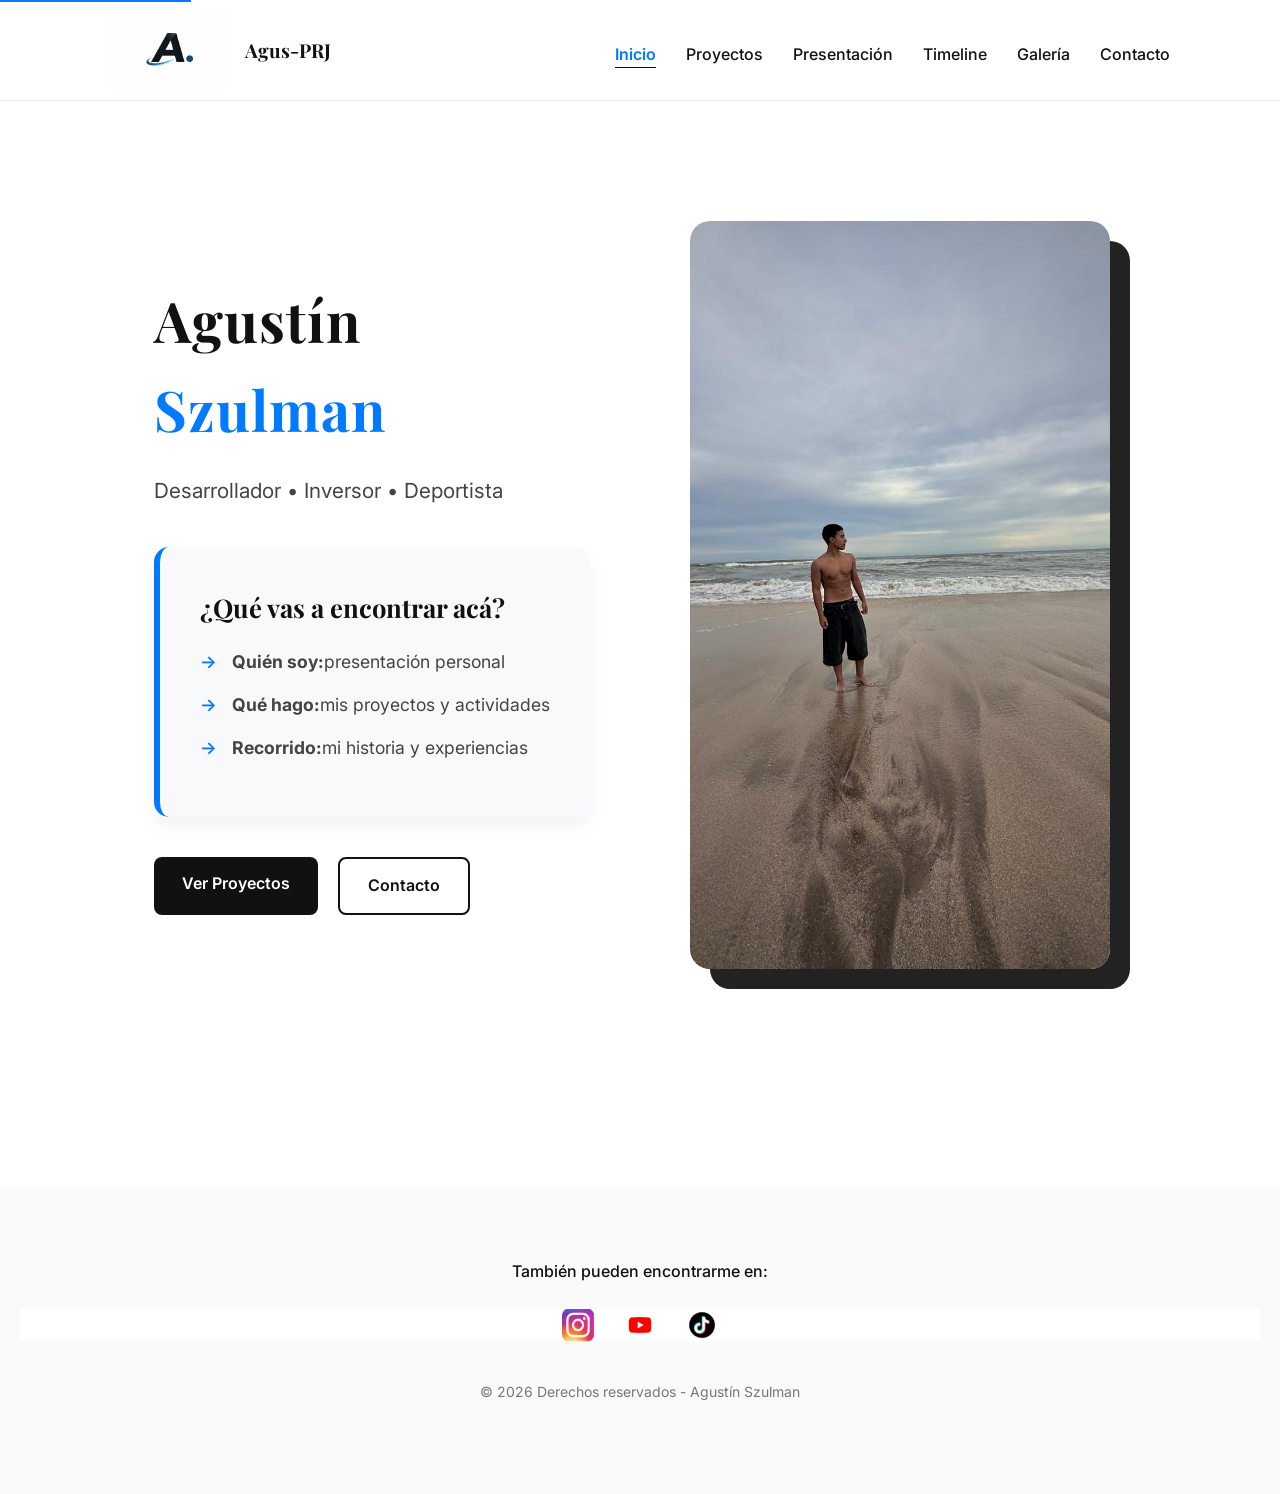
<file: index.html>
<!DOCTYPE html>
<html lang="es">

<head>
    <!-- Meta tags básicos -->
    <meta charset="UTF-8">
    <meta name="viewport" content="width=device-width, initial-scale=1.0">
    <meta http-equiv="X-UA-Compatible" content="IE=edge">
    
    <!-- SEO Meta Tags -->
    <meta name="description" content="Portafolio de Agustín Szulman - Desarrollador, Inversor y Deportista. Descubre mis proyectos, experiencias y recorrido profesional.">
    <meta name="keywords" content="desarrollador web, agustín szulman, portafolio, proyectos, inversiones">
    <meta name="author" content="Agustín Szulman">
    <meta name="robots" content="index, follow">
    <meta name="language" content="es">
    <meta name="revisit-after" content="7 days">
    
    <!-- Open Graph (para redes sociales) -->
    <meta property="og:type" content="website">
    <meta property="og:title" content="Agustín Szulman - Portafolio | Desarrollador">
    <meta property="og:description" content="Portafolio de Agustín Szulman - Desarrollador, Inversor y Deportista">
    <meta property="og:image" content="https://szulmanagustin10-lang.github.io/EntregaSzulman/img/ftplaya.JPG">
    <meta property="og:url" content="https://szulmanagustin10-lang.github.io/EntregaSzulman/">
    <meta property="og:site_name" content="Agustín Szulman - Portafolio">
    
    <!-- Twitter Card -->
    <meta name="twitter:card" content="summary_large_image">
    <meta name="twitter:title" content="Agustín Szulman - Portafolio | Desarrollador">
    <meta name="twitter:description" content="Descubre el portafolio profesional de Agustín Szulman">
    <meta name="twitter:image" content="https://szulmanagustin10-lang.github.io/EntregaSzulman/img/ftplaya.JPG">
    
    <!-- Canonical URL -->
    <link rel="canonical" href="https://szulmanagustin10-lang.github.io/EntregaSzulman/">
    
    <!-- Favicon -->
    <link rel="icon" type="image/png" href="img/logo.png">
    
    <!-- Fonts -->
    <link href="https://fonts.googleapis.com/css2?family=Inter:wght@300;400;500;600&family=Playfair+Display:wght@500;600;700&display=swap" rel="stylesheet">
    
    <!-- CSS -->
    <link rel="stylesheet" href="css/estilos.css">
    
    <title>Agustín Szulman - Desarrollador, Inversor, Deportista | Portafolio</title>
</head>

<body>
    <!-- Skip to main content (accesibilidad) -->
    <a href="#main-content" class="skip-link">Ir al contenido principal</a>

    <!-- Header con navegación principal -->
    <header class="main-header" role="banner">
        <div class="container-header">
            <div class="logo-area">
                <a href="index.html" aria-label="Inicio - Agustín Szulman">
                    <img src="img/logo.png" alt="Logo de Agustín Szulman" class="logo" width="80" height="80" loading="eager">
                </a>
                <span class="page-title">Agus-PRJ</span>
            </div>
            
            <nav class="links" role="navigation" aria-label="Navegación principal">
                <ul>
                    <li><a href="index.html" aria-current="page">Inicio</a></li>
                    <li><a href="pages/proyectos.html">Proyectos</a></li>
                    <li><a href="pages/presentacion.html">Presentación</a></li>
                    <li><a href="pages/timeline.html">Timeline</a></li>
                    <li><a href="pages/gallery.html">Galería</a></li>
                    <li><a href="pages/contacto.html" class="btn-contacto">Contacto</a></li>
                </ul>
            </nav>
        </div>
    </header>

    <!-- Main content -->
    <main class="contenedor-hero" id="main-content" role="main">
        <section class="hero-info">
            <h1 class="titulo-home">Agustín <span class="nombre-agus">Szulman</span></h1>
            <p class="intro-texto">Desarrollador • Inversor • Deportista</p>

            <div class="caja-introduccion" role="complementary" aria-label="Descripción del sitio">
                <h2>¿Qué vas a encontrar acá?</h2>
                <ul class="lista-index-nueva">
                    <li><strong>Quién soy:</strong> presentación personal</li>
                    <li><strong>Qué hago:</strong> mis proyectos y actividades</li>
                    <li><strong>Recorrido:</strong> mi historia y experiencias</li>
                </ul>
            </div>

            <div class="botones-hero">
                <a href="pages/proyectos.html" class="btn-negro" aria-label="Ver mis proyectos">Ver Proyectos</a>
                <a href="pages/contacto.html" class="btn-borde" aria-label="Contactarme">Contacto</a>
            </div>
        </section>

        <section class="hero-visual" aria-label="Foto de presentación">
            <img src="img/ftplaya.JPG" alt="Agustín Szulman en la playa" class="foto-inicio" width="420" height="520" loading="lazy">
        </section>
    </main>

    <!-- Footer -->
    <footer class="main-footer" role="contentinfo">
        <p class="footer-title">También pueden encontrarme en:</p>

        <nav class="footer-social" aria-label="Redes sociales">
            <a href="https://www.instagram.com/" target="_blank" rel="noopener noreferrer" aria-label="Seguir en Instagram">
                <img src="img/instagram.jpg" alt="Icono de Instagram" width="32" height="32" loading="lazy">
            </a>

            <a href="https://www.youtube.com/" target="_blank" rel="noopener noreferrer" aria-label="Suscribirse a YouTube">
                <img src="img/youtube.jpg" alt="Icono de YouTube" width="32" height="32" loading="lazy">
            </a>

            <a href="https://www.tiktok.com/" target="_blank" rel="noopener noreferrer" aria-label="Seguir en TikTok">
                <img src="img/tiktok.jpg" alt="Icono de TikTok" width="32" height="32" loading="lazy">
            </a>
        </nav>

        <p class="footer-copy">© 2026 Derechos reservados - Agustín Szulman</p>
    </footer>

</body>

</html>
</file>
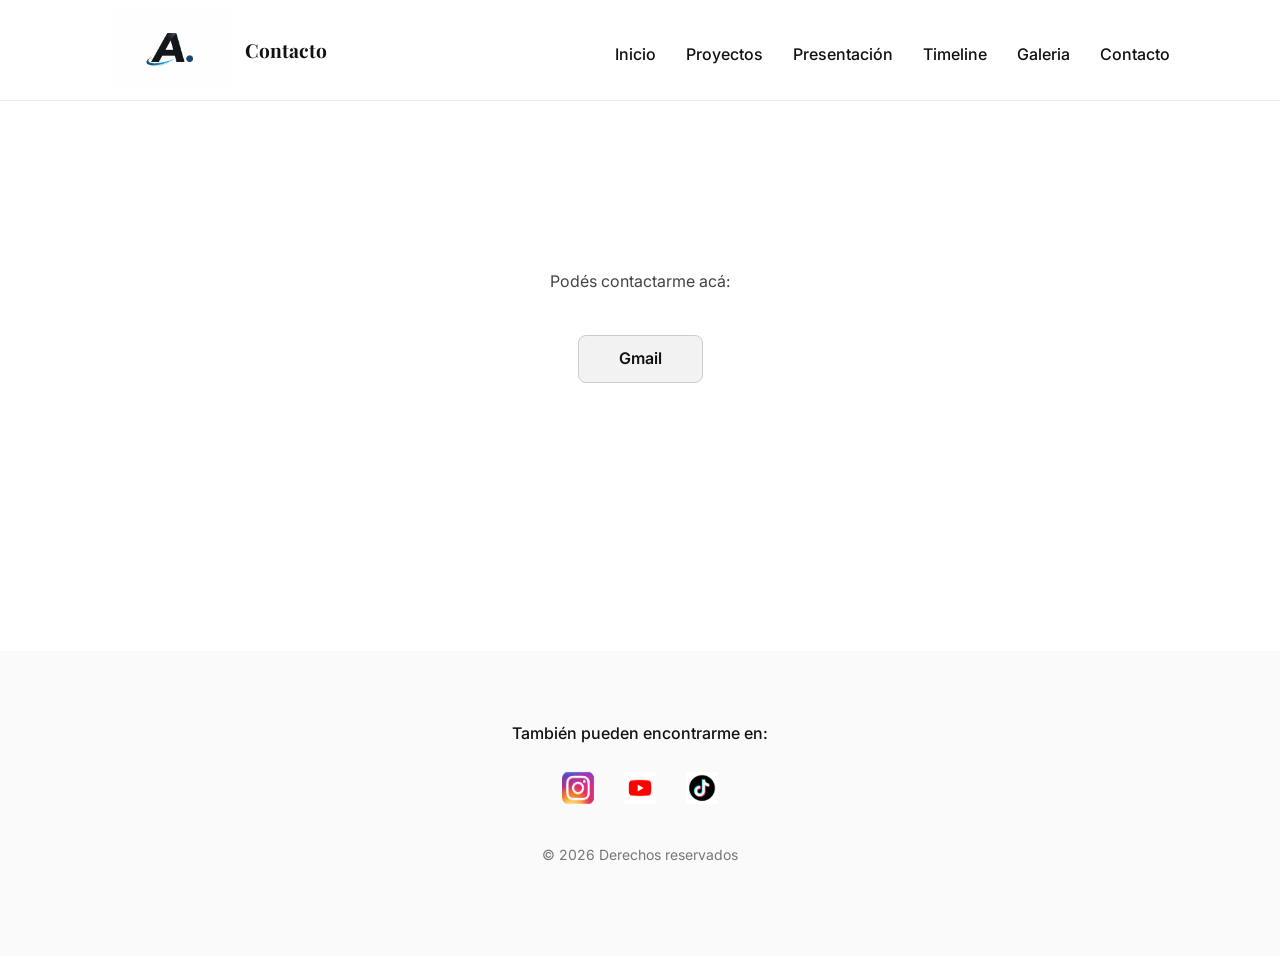
<file: pages/contacto.html>
<!DOCTYPE html>
<html lang="en">

<head>
    <meta charset="UTF-8">
    <meta name="viewport" content="width=device-width, initial-scale=1.0">
    <title>contacto</title>
    <link href="https://fonts.googleapis.com/css2?family=Inter:wght@300;400;500;600&family=Playfair+Display:wght@500;600;700&display=swap" rel="stylesheet">
<link rel="stylesheet" href="../css/estilos.css">

</head>

<body>
    <header class="main-header">
    <div class="container-header">
        <div class="logo-area">
            <a href="../index.html">
                <img src="../img/logo.png" alt="Logo ProyAgus" class="logo">
            </a>
            <span class="page-title">Contacto</span>
        </div>
        
        <nav class="links">
            <ul>
                <li><a href="../index.html">Inicio</a></li>
                <li><a href="proyectos.html">Proyectos</a></li>
                <li><a href="presentacion.html">Presentación</a></li>
                <li><a href="timeline.html">Timeline</a></li>
                <li><a href="gallery.html">Galeria</a></li>
                <li><a href="contacto.html" class="btn-contacto">Contacto</a></li>
            </ul>
        </nav>
    </div>
</header>

    <main class="contacto-page">
            <p class="texto">Podés contactarme acá:</p>
            <a class="mail" href="https://mail.google.com/" target="_blank">Gmail</a>
    </main>

    <footer class="main-footer">
    <p class="footer-title">También pueden encontrarme en:</p>

    <div class="footer-social">
        <a href="https://www.instagram.com/" target="_blank">
            <img src="../img/instagram.jpg" alt="Instagram">
        </a>

        <a href="https://www.youtube.com/" target="_blank">
            <img src="../img/youtube.jpg" alt="Youtube">
        </a>

        <a href="https://www.tiktok.com/" target="_blank">
            <img src="../img/tiktok.jpg" alt="Tiktok">
        </a>
    </div>

    <p class="footer-copy">© 2026 Derechos reservados</p>
</footer>

</body>

</html>
</file>
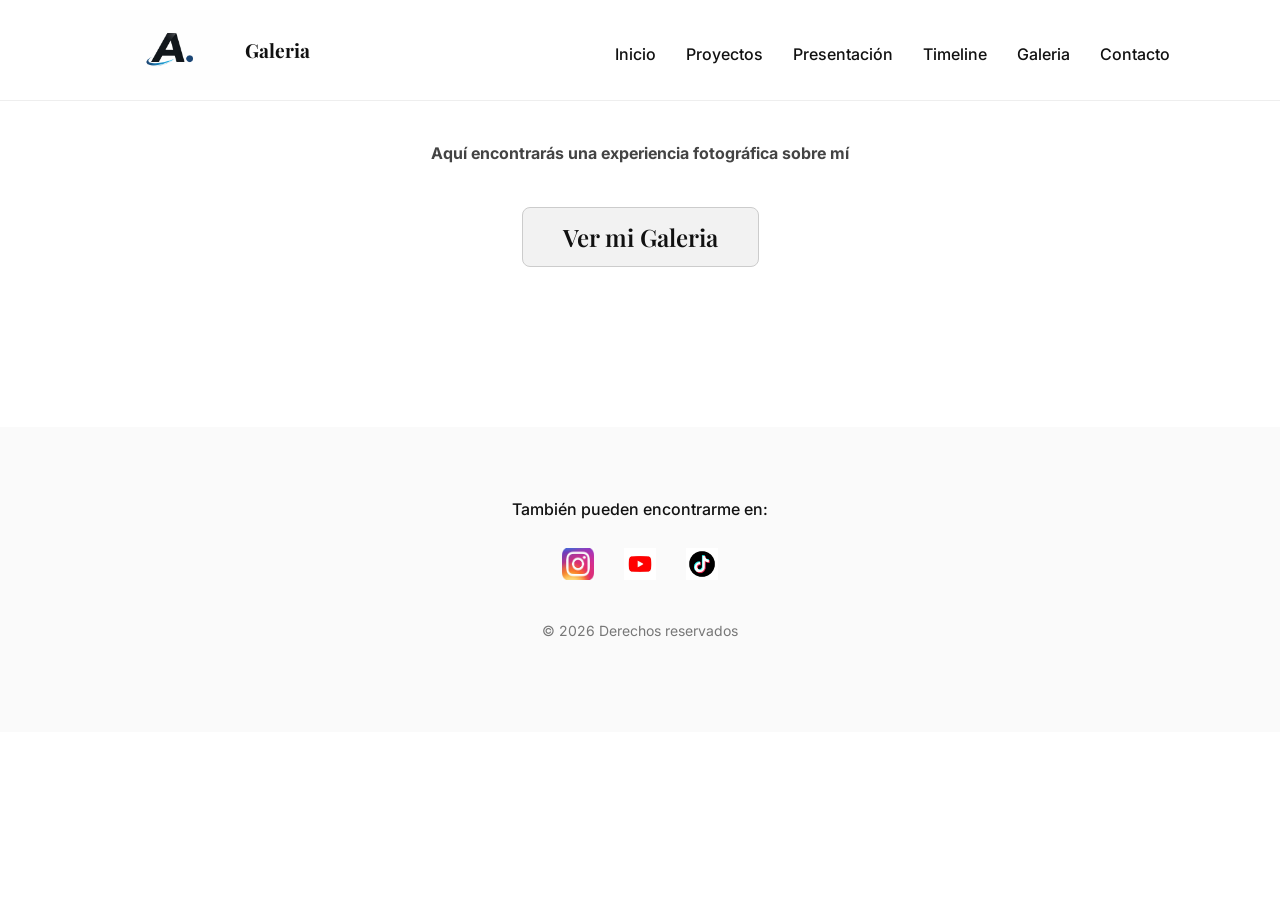
<file: pages/gallery.html>
<!DOCTYPE html>
<html lang="en">

<head>
    <meta charset="UTF-8">
    <meta name="viewport" content="width=device-width, initial-scale=1.0">
    <title>galeria</title>
    <link
        href="https://fonts.googleapis.com/css2?family=Inter:wght@300;400;500;600&family=Playfair+Display:wght@500;600;700&display=swap"
        rel="stylesheet">
    <link rel="stylesheet" href="../css/estilos.css">


</head>

<body>
    <header class="main-header">
    <div class="container-header">
        <div class="logo-area">
            <a href="../index.html">
                <img src="../img/logo.png" alt="Logo ProyAgus" class="logo">
            </a>
            <span class="page-title">Galeria</span>
        </div>
        
        <nav class="links">
            <ul>
                <li><a href="../index.html">Inicio</a></li>
                <li><a href="proyectos.html">Proyectos</a></li>
                <li><a href="presentacion.html">Presentación</a></li>
                <li><a href="timeline.html">Timeline</a></li>
                <li><a href="gallery.html">Galeria</a></li>
                <li><a href="contacto.html" class="btn-contacto">Contacto</a></li>
            </ul>
        </nav>
    </div>
</header>
    <main>
        <section class="texto" style="text-align: center; padding: 40px 20px;">
            <p><strong>Aquí encontrarás una experiencia fotográfica sobre mí</strong></p>
            <h3><a href="photos.html" class="mail">Ver mi Galeria</a></h3>
        </section>
    </main>
    <footer class="main-footer">
        <p class="footer-title">También pueden encontrarme en:</p>

        <div class="footer-social">
            <a href="https://www.instagram.com/" target="_blank">
                <img src="../img/instagram.jpg" alt="Instagram">
            </a>

            <a href="https://www.youtube.com/" target="_blank">
                <img src="../img/youtube.jpg" alt="Youtube">
            </a>

            <a href="https://www.tiktok.com/" target="_blank">
                <img src="../img/tiktok.jpg" alt="Tiktok">
            </a>
        </div>

        <p class="footer-copy">© 2026 Derechos reservados</p>
    </footer>


</body>

</html>
</file>
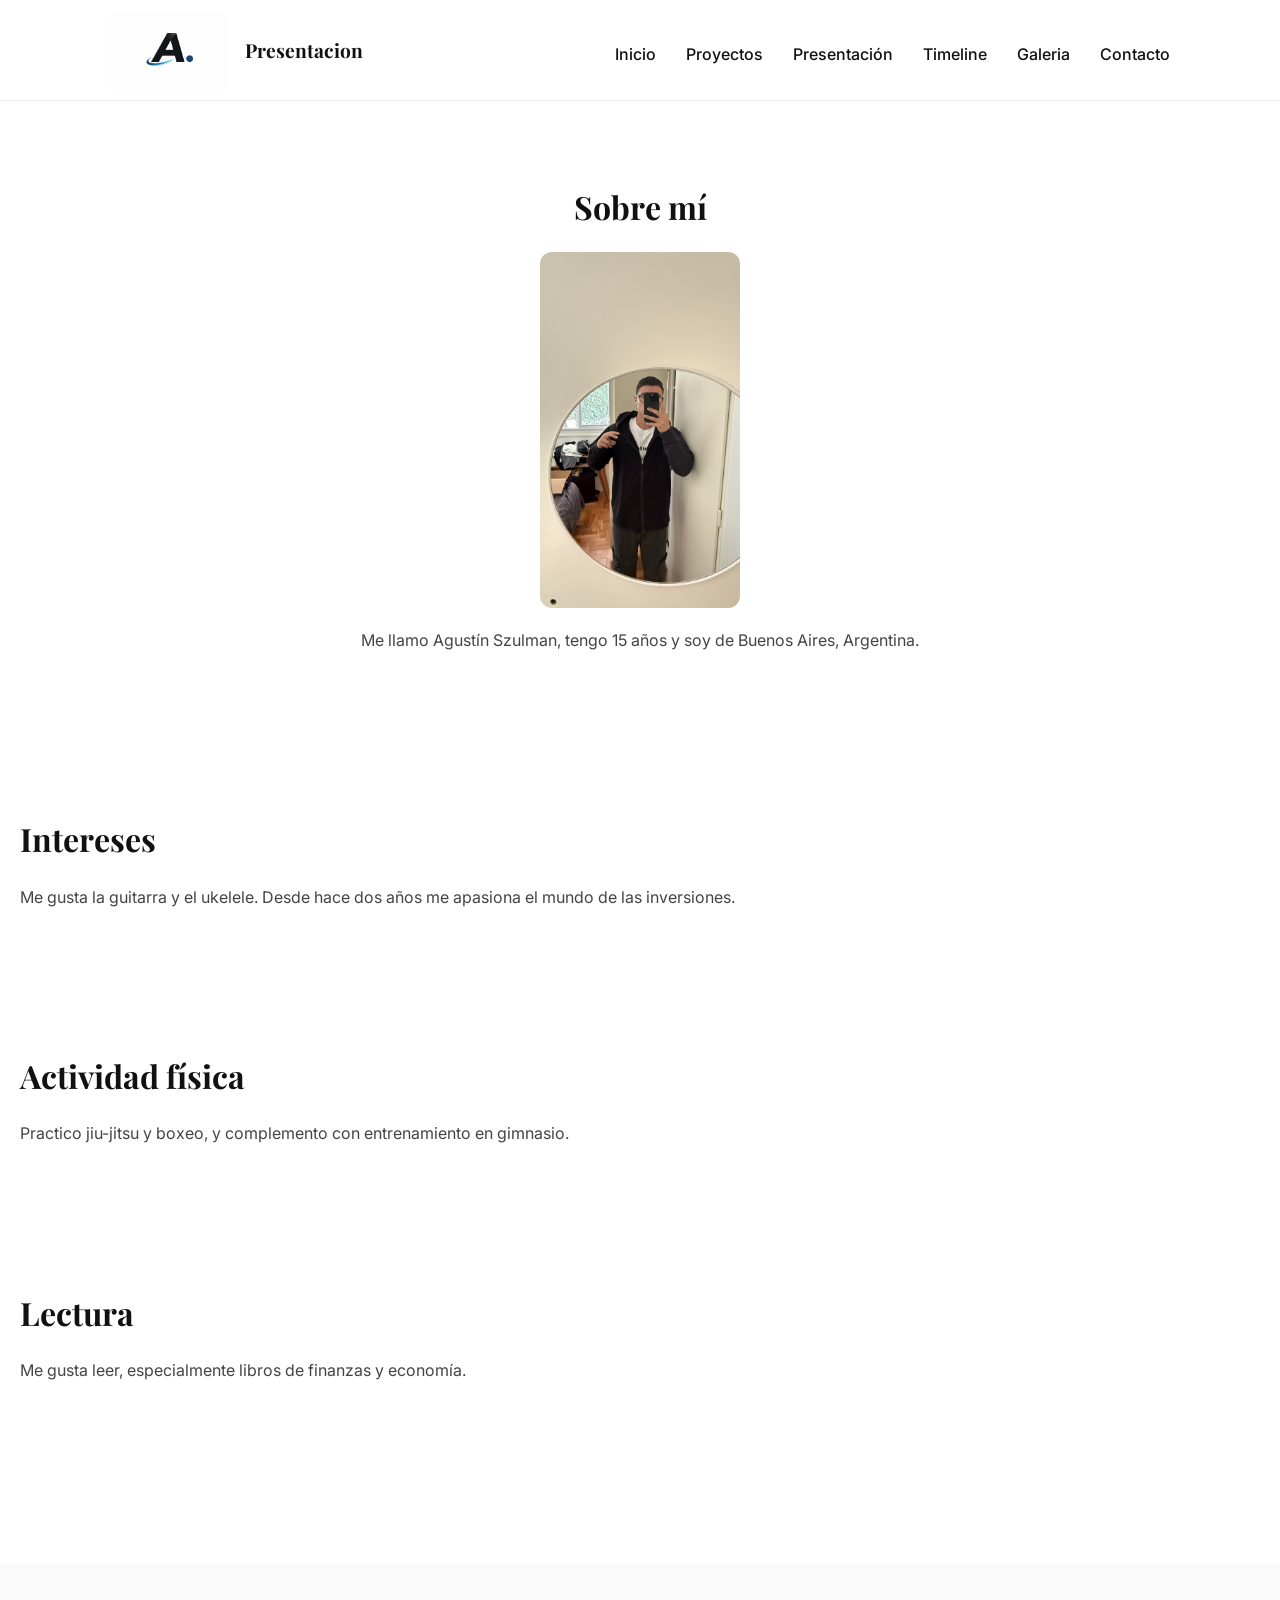
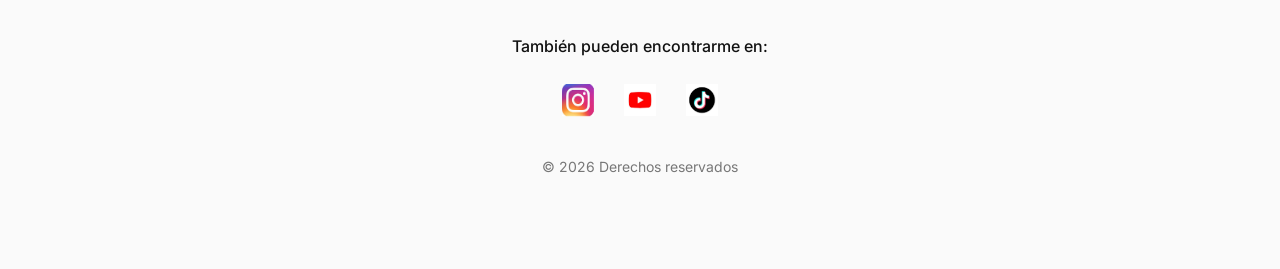
<file: pages/presentacion.html>
<!DOCTYPE html>
<html lang="en">

<head>
  <meta charset="UTF-8">
  <meta name="viewport" content="width=device-width, initial-scale=1.0">
  <title>presentacion</title>
  <link href="https://fonts.googleapis.com/css2?family=Inter:wght@300;400;500;600&family=Playfair+Display:wght@500;600;700&display=swap" rel="stylesheet">
<link rel="stylesheet" href="../css/estilos.css">

</head>

<body>
  <header class="main-header">
    <div class="container-header">
        <div class="logo-area">
            <a href="../index.html">
                <img src="../img/logo.png" alt="Logo ProyAgus" class="logo">
            </a>
            <span class="page-title">Presentacion</span>
        </div>
        
        <nav class="links">
            <ul>
                <li><a href="../index.html">Inicio</a></li>
                <li><a href="proyectos.html">Proyectos</a></li>
                <li><a href="presentacion.html">Presentación</a></li>
                <li><a href="timeline.html">Timeline</a></li>
                <li><a href="gallery.html">Galeria</a></li>
                <li><a href="contacto.html" class="btn-contacto">Contacto</a></li>
            </ul>
        </nav>
    </div>
</header>

  <main>
    <section class="presentacion">
      <h2 class="texto">Sobre mí</h2>

      <img src="../img/agus.img.jpg" alt="Foto de presentación" class="foto-presentacion">

      <p>
        Me llamo Agustín Szulman, tengo 15 años y soy de Buenos Aires, Argentina.
      </p>
    </section>


    <section>
      <h2 class="texto">Intereses</h2>
      <p>
        Me gusta la guitarra y el ukelele.
        Desde hace dos años me apasiona el mundo de las inversiones.
      </p>
    </section>

    <section>
      <h2 class="texto">Actividad física</h2>
      <p>
        Practico jiu-jitsu y boxeo, y complemento con entrenamiento en gimnasio.
      </p>
    </section>

    <section>
      <h2 class="texto">Lectura</h2>
      <p>
        Me gusta leer, especialmente libros de finanzas y economía.
      </p>
    </section>
  </main>

  <footer class="main-footer">
    <p class="footer-title">También pueden encontrarme en:</p>

    <div class="footer-social">
        <a href="https://www.instagram.com/" target="_blank">
            <img src="../img/instagram.jpg" alt="Instagram">
        </a>

        <a href="https://www.youtube.com/" target="_blank">
            <img src="../img/youtube.jpg" alt="Youtube">
        </a>

        <a href="https://www.tiktok.com/" target="_blank">
            <img src="../img/tiktok.jpg" alt="Tiktok">
        </a>
    </div>

    <p class="footer-copy">© 2026 Derechos reservados</p>
</footer>

</body>

</html>
</file>
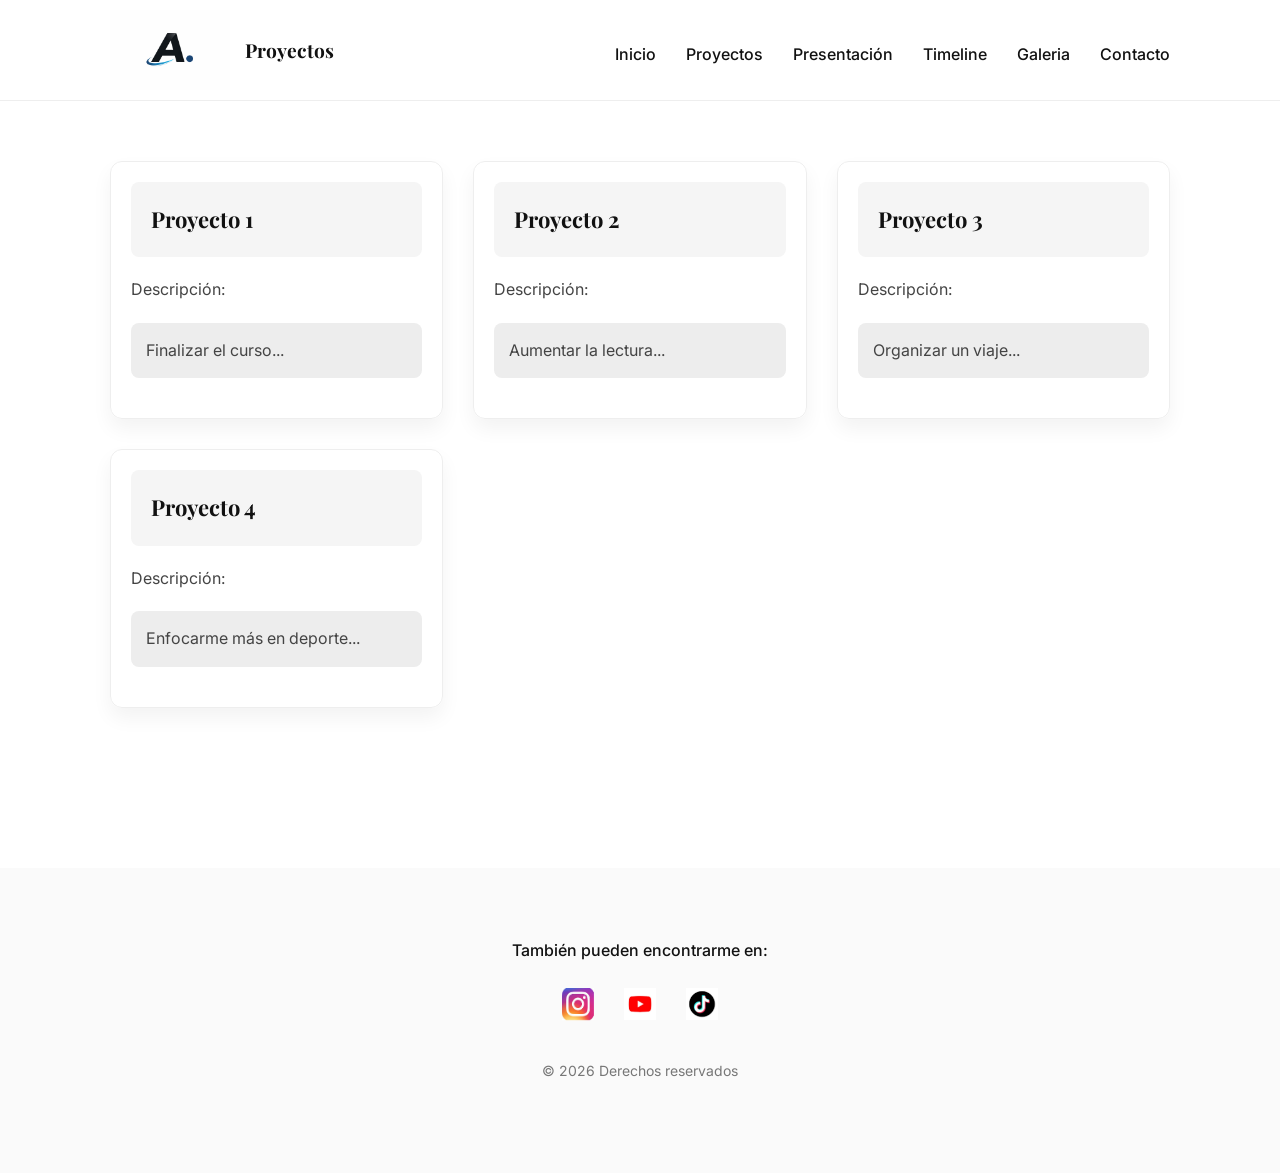
<file: pages/proyectos.html>
<!DOCTYPE html>
<html lang="en">

<head>
    <meta charset="UTF-8">
    <meta name="viewport" content="width=device-width, initial-scale=1.0">
    <title>proyectos</title>
    <link href="https://fonts.googleapis.com/css2?family=Inter:wght@300;400;500;600&family=Playfair+Display:wght@500;600;700&display=swap" rel="stylesheet">
<link rel="stylesheet" href="../css/estilos.css">

</head>

<body>
    <header class="main-header">
    <div class="container-header">
        <div class="logo-area">
            <a href="../index.html">
                <img src="../img/logo.png" alt="Logo ProyAgus" class="logo">
            </a>
            <span class="page-title">Proyectos</span>
        </div>
        
        <nav class="links">
            <ul>
                <li><a href="../index.html">Inicio</a></li>
                <li><a href="proyectos.html">Proyectos</a></li>
                <li><a href="presentacion.html">Presentación</a></li>
                <li><a href="timeline.html">Timeline</a></li>
                <li><a href="gallery.html">Galeria</a></li>
                <li><a href="contacto.html" class="btn-contacto">Contacto</a></li>
            </ul>
        </nav>
    </div>
</header>

    <main>
    <section class="proyectos">
        <article>
            <h3 class="proy">Proyecto 1</h3>
            <p>Descripción:</p>
            <p class="descproy">Finalizar el curso...</p>
        </article>

        <article>
            <h3 class="proy">Proyecto 2</h3>
            <p>Descripción:</p>
            <p class="descproy">Aumentar la lectura...</p>
        </article>

        <article>
            <h3 class="proy">Proyecto 3</h3>
            <p>Descripción:</p>
            <p class="descproy">Organizar un viaje...</p>
        </article>

        <article>
            <h3 class="proy">Proyecto 4</h3>
            <p>Descripción:</p>
            <p class="descproy">Enfocarme más en deporte...</p>
        </article>
    </section>
</main>

      <footer class="main-footer">
    <p class="footer-title">También pueden encontrarme en:</p>

    <div class="footer-social">
        <a href="https://www.instagram.com/" target="_blank">
            <img src="../img/instagram.jpg" alt="Instagram">
        </a>

        <a href="https://www.youtube.com/" target="_blank">
            <img src="../img/youtube.jpg" alt="Youtube">
        </a>

        <a href="https://www.tiktok.com/" target="_blank">
            <img src="../img/tiktok.jpg" alt="Tiktok">
        </a>
    </div>

    <p class="footer-copy">© 2026 Derechos reservados</p>
</footer>

</body>

</html>
</file>
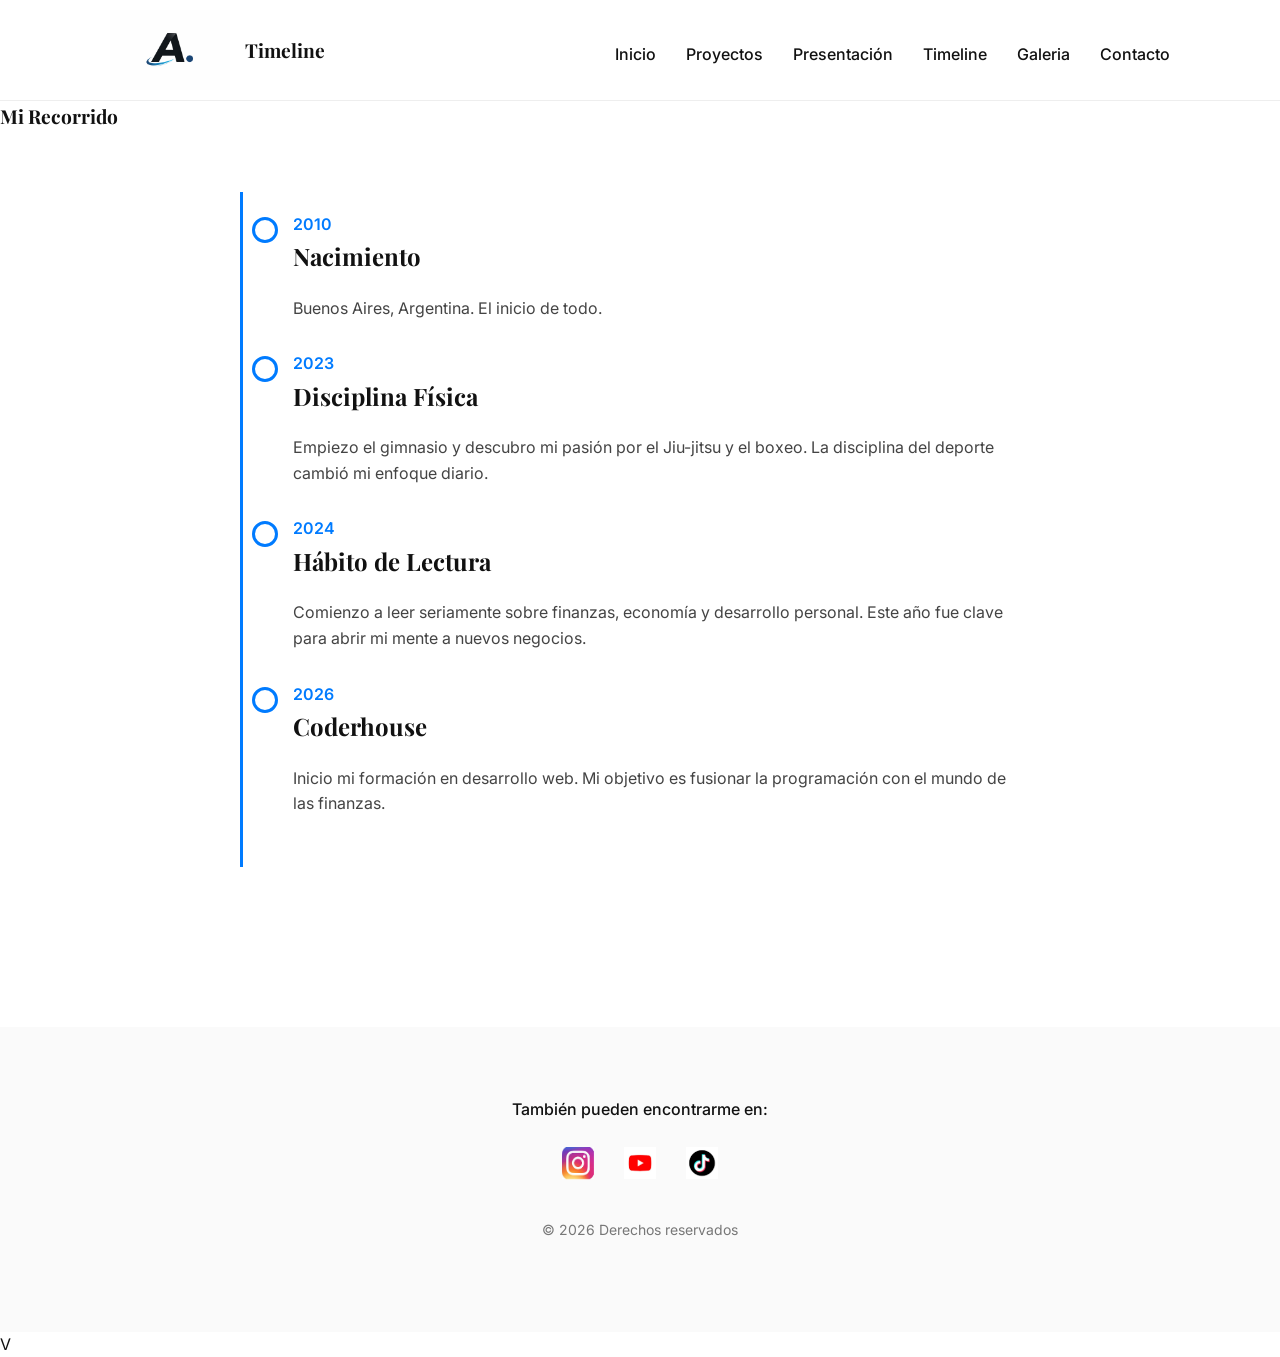
<file: pages/timeline.html>
<!DOCTYPE html>
<html lang="en">

<head>
    <meta charset="UTF-8">
    <meta name="viewport" content="width=device-width, initial-scale=1.0">
    <title>timeline</title>
    <link
        href="https://fonts.googleapis.com/css2?family=Inter:wght@300;400;500;600&family=Playfair+Display:wght@500;600;700&display=swap"
        rel="stylesheet">
    <link rel="stylesheet" href="../css/estilos.css">

</head>

<body>
    <header class="main-header">
    <div class="container-header">
        <div class="logo-area">
            <a href="../index.html">
                <img src="../img/logo.png" alt="Logo ProyAgus" class="logo">
            </a>
            <span class="page-title">Timeline</span>
        </div>
        
        <nav class="links">
            <ul>
                <li><a href="../index.html">Inicio</a></li>
                <li><a href="proyectos.html">Proyectos</a></li>
                <li><a href="presentacion.html">Presentación</a></li>
                <li><a href="timeline.html">Timeline</a></li>
                <li><a href="gallery.html">Galeria</a></li>
                <li><a href="contacto.html" class="btn-contacto">Contacto</a></li>
            </ul>
        </nav>
    </div>
</header>

    <main class="seccion-timeline">
    <div class="contenedor-timeline">
        <h2 class="page-title">Mi Recorrido</h2>
        <ul class="timelist">
            <li>
                <span class="fecha">2010</span>
                <div class="contenido-hitos">
                    <h3>Nacimiento</h3>
                    <p>Buenos Aires, Argentina. El inicio de todo.</p>
                </div>
            </li>
            <li>
                <span class="fecha">2023</span>
                <div class="contenido-hitos">
                    <h3>Disciplina Física</h3>
                    <p>Empiezo el gimnasio y descubro mi pasión por el Jiu-jitsu y el boxeo. La disciplina del deporte cambió mi enfoque diario.</p>
                </div>
            </li>
            <li>
                <span class="fecha">2024</span>
                <div class="contenido-hitos">
                    <h3>Hábito de Lectura</h3>
                    <p>Comienzo a leer seriamente sobre finanzas, economía y desarrollo personal. Este año fue clave para abrir mi mente a nuevos negocios.</p>
                </div>
            </li>
            <li>
                <span class="fecha">2026</span>
                <div class="contenido-hitos">
                    <h3>Coderhouse</h3>
                    <p>Inicio mi formación en desarrollo web. Mi objetivo es fusionar la programación con el mundo de las finanzas.</p>
                </div>
            </li>
        </ul>
    </div>
</main>
    <footer class="main-footer">
    <p class="footer-title">También pueden encontrarme en:</p>

    <div class="footer-social">
        <a href="https://www.instagram.com/" target="_blank">
            <img src="../img/instagram.jpg" alt="Instagram">
        </a>

        <a href="https://www.youtube.com/" target="_blank">
            <img src="../img/youtube.jpg" alt="Youtube">
        </a>

        <a href="https://www.tiktok.com/" target="_blank">
            <img src="../img/tiktok.jpg" alt="Tiktok">
        </a>
    </div>

    <p class="footer-copy">© 2026 Derechos reservados</p>
</footer>
V
</body>

</html>
</file>
<file: css/estilos.css>
@charset "UTF-8";
@keyframes fadeIn {
  from {
    opacity: 0;
  }
  to {
    opacity: 1;
  }
}
@keyframes slideInLeft {
  from {
    opacity: 0;
    transform: translateX(-50px);
  }
  to {
    opacity: 1;
    transform: translateX(0);
  }
}
@keyframes slideInRight {
  from {
    opacity: 0;
    transform: translateX(50px);
  }
  to {
    opacity: 1;
    transform: translateX(0);
  }
}
@keyframes slideInDown {
  from {
    opacity: 0;
    transform: translateY(-50px);
  }
  to {
    opacity: 1;
    transform: translateY(0);
  }
}
@keyframes slideInUp {
  from {
    opacity: 0;
    transform: translateY(50px);
  }
  to {
    opacity: 1;
    transform: translateY(0);
  }
}
@keyframes zoomIn {
  from {
    opacity: 0;
    transform: scale(0.8);
  }
  to {
    opacity: 1;
    transform: scale(1);
  }
}
@keyframes bounce {
  0%, 100% {
    transform: translateY(0);
  }
  50% {
    transform: translateY(-10px);
  }
}
@keyframes pulse {
  0%, 100% {
    opacity: 1;
  }
  50% {
    opacity: 0.7;
  }
}
@keyframes glow {
  0% {
    box-shadow: 0 0 5px rgba(0, 123, 255, 0.3);
  }
  50% {
    box-shadow: 0 0 20px rgba(0, 123, 255, 0.6);
  }
  100% {
    box-shadow: 0 0 5px rgba(0, 123, 255, 0.3);
  }
}
@keyframes rotate {
  from {
    transform: rotate(0deg);
  }
  to {
    transform: rotate(360deg);
  }
}
* {
  margin: 0;
  padding: 0;
  box-sizing: border-box;
}

html {
  scroll-behavior: smooth;
  font-size: 16px;
}

body {
  display: flex;
  flex-direction: column;
  min-height: 100vh;
  font-family: "Inter", sans-serif;
  color: #111;
  line-height: 1.6;
  background-color: white;
}

h1, h2, h3, h4, h5, h6 {
  font-family: "Playfair Display", serif;
  margin-bottom: 20px;
  color: #111;
}

h1 {
  letter-spacing: 1px;
  font-size: 2.5rem;
}
@media screen and (max-width: 768px) {
  h1 {
    font-size: 1.8rem;
  }
}

h2 {
  font-size: 2rem;
}
@media screen and (max-width: 768px) {
  h2 {
    font-size: 1.5rem;
  }
}

h3 {
  font-size: 1.5rem;
}

p {
  margin-bottom: 20px;
  color: #444;
}

section {
  padding: 60px 20px;
}

a {
  color: #007bff;
  transition: color 0.3s ease;
}
a:hover {
  color: rgb(0, 98.4, 204);
}
a:focus {
  outline: 2px solid #007bff;
  outline-offset: 2px;
}

img {
  max-width: 100%;
  height: auto;
  display: block;
}

.skip-link {
  position: absolute;
  top: -40px;
  left: 0;
  background: #007bff;
  color: white;
  padding: 8px;
  text-decoration: none;
  z-index: 100;
}
.skip-link:focus {
  top: 0;
}

header {
  background: white;
  color: #111;
  margin: 0;
}

.main-header {
  width: 100%;
  background-color: white;
  border-bottom: 1px solid #eee;
  padding: 10px 0;
  animation: slideInDown 0.8s ease-in-out 0s 1 both;
}

.container-header {
  display: flex;
  justify-content: space-between;
  align-items: center;
  max-width: 1100px;
  margin: 0 auto;
  padding: 0 20px;
}
@media screen and (max-width: 768px) {
  .container-header {
    flex-direction: column;
    gap: 20px;
    padding: 20px;
  }
}

.logo-area {
  display: flex;
  align-items: center;
  gap: 15px;
}
.logo-area a {
  animation: slideInLeft 0.8s ease-in-out 0s 1 both;
}
.logo-area a:hover {
  color: inherit;
}

.logo {
  margin: 0;
  width: auto;
  overflow: hidden;
  padding: 0;
  height: 80px;
  display: flex;
  justify-content: center;
  align-items: center;
  transition: transform 0.3s ease;
}
.logo:hover {
  animation: bounce 1.5s ease-in-out 0s infinite;
}

.page-title {
  font-family: "Playfair Display", serif;
  font-weight: 700;
  font-size: 1.2rem;
  color: #111;
}

nav {
  background-color: white;
  color: #111;
}

.links {
  background: none;
  margin-top: 10px;
  margin-left: auto;
}
.links ul {
  display: flex;
  gap: 30px;
  list-style: none;
  padding: 0;
  margin: 0;
}
@media screen and (min-width: 769px) and (max-width: 1024px) {
  .links ul {
    gap: 20px;
  }
}
@media screen and (max-width: 768px) {
  .links ul {
    flex-direction: column;
    gap: 15px;
    width: 100%;
  }
}
.links a {
  text-decoration: none;
  color: #111;
  font-weight: 500;
  position: relative;
  transition: color 0.3s ease;
  animation: slideInDown 0.6s ease-out 0s 1 both;
}
.links a::after {
  content: "";
  position: absolute;
  bottom: -4px;
  left: 0;
  width: 0%;
  height: 1px;
  background: #111;
  transition: width 0.3s ease;
}
.links a:hover, .links a:focus {
  color: #007bff;
}
.links a:hover::after, .links a:focus::after {
  width: 100%;
}
.links a[aria-current=page] {
  color: #007bff;
  font-weight: 600;
}
.links a[aria-current=page]::after {
  width: 100%;
}

footer {
  color: white;
  background: darkgrey;
  padding: 20px;
  margin-top: auto;
}

.main-footer {
  background: #fafafa;
  padding: 70px 20px;
  text-align: center;
  margin-top: 100px;
}

.footer-title {
  font-weight: 500;
  margin-bottom: 25px;
  color: #111;
}

.footer-social {
  display: flex;
  justify-content: center;
  gap: 30px;
  margin-bottom: 40px;
}
.footer-social a {
  display: inline-block;
  animation: slideInUp 0.8s ease-out 0s 1 both;
}
.footer-social a:nth-child(1) {
  animation-delay: 0.1s;
}
.footer-social a:nth-child(2) {
  animation-delay: 0.2s;
}
.footer-social a:nth-child(3) {
  animation-delay: 0.3s;
}
.footer-social a:hover img {
  animation: rotate 1.5s ease-in-out 0s infinite;
}
.footer-social a:focus {
  outline: 2px solid #007bff;
  border-radius: 50%;
}
.footer-social img {
  width: 32px;
  height: 32px;
  transition: transform opacity 0.3s ease;
}
.footer-social img:hover {
  opacity: 0.8;
}

.footer-copy {
  font-size: 14px;
  color: #777;
}

.contenedor-hero {
  display: flex;
  justify-content: space-between;
  align-items: center;
  max-width: 1100px;
  margin: 60px auto;
  padding: 0 40px;
  gap: 60px;
}
@media screen and (min-width: 769px) and (max-width: 1024px) {
  .contenedor-hero {
    gap: 30px;
    justify-content: space-around;
  }
}
@media screen and (max-width: 768px) {
  .contenedor-hero {
    flex-direction: column-reverse;
    text-align: center;
    gap: 30px;
    padding: 0 20px;
    margin: 40px auto;
  }
}

.hero-info {
  animation: slideInLeft 0.8s ease-out 0s 1 both;
  flex: 1;
}

.hero-visual {
  animation: slideInRight 0.8s ease-out 0s 1 both;
  flex: 1;
}
@media screen and (max-width: 768px) {
  .hero-visual {
    width: 100%;
  }
}

.titulo-home {
  font-size: 3.5rem;
  font-family: "Playfair Display", serif;
  animation: fadeIn 1s ease-in-out 0.2s 1 both;
}
@media screen and (min-width: 769px) and (max-width: 1024px) {
  .titulo-home {
    font-size: 3rem;
  }
}
@media screen and (max-width: 768px) {
  .titulo-home {
    font-size: 2.5rem;
  }
}

.nombre-agus {
  color: #007bff;
}

.intro-texto {
  font-size: 1.3rem;
  color: #444;
  margin-bottom: 40px;
}

.foto-inicio {
  width: 100%;
  max-width: 420px;
  border-radius: 20px;
  box-shadow: 20px 20px 0px #222;
  animation: zoomIn 0.8s ease-out 0s 1 both;
}
.foto-inicio:hover {
  animation: pulse 2s ease-in-out 0s infinite;
}
@media screen and (max-width: 768px) {
  .foto-inicio {
    max-width: 100%;
    box-shadow: 10px 10px 0px #222;
  }
}

.presentacion {
  background-color: white;
  text-align: center;
  max-width: 650px;
  margin: 40px auto;
  padding: 40px;
  border-radius: 12px;
  animation: slideInUp 0.8s ease-out 0.4s 1 both;
}

.foto-presentacion {
  max-width: 200px;
  width: 100%;
  height: auto;
  margin: 20px auto;
  display: block;
  border-radius: 12px;
  animation: zoomIn 0.8s ease-out 0.2s 1 both;
}

.botones-hero {
  display: flex;
  gap: 20px;
  margin-top: 30px;
}
@media screen and (max-width: 768px) {
  .botones-hero {
    flex-direction: column;
    width: 100%;
  }
}

.btn-negro {
  text-decoration: none;
  font-weight: 600;
  padding: 14px 28px;
  border-radius: 8px;
  transition: all 0.3s ease;
  cursor: pointer;
  border: none;
  display: inline-block;
  background-color: #111;
  color: white !important;
  animation: fadeIn 0.8s ease-out 0s 1 both;
}
.btn-negro:hover, .btn-negro:focus {
  background-color: #007bff;
  transform: translateY(-3px);
  box-shadow: 0 12px 30px rgba(0, 0, 0, 0.15);
}
.btn-negro:active {
  transform: translateY(-1px);
}

.btn-borde {
  text-decoration: none;
  font-weight: 600;
  padding: 14px 28px;
  border-radius: 8px;
  transition: all 0.3s ease;
  cursor: pointer;
  border: none;
  display: inline-block;
  border: 2px solid #111;
  color: #111 !important;
  background-color: transparent;
  animation: fadeIn 0.8s ease-out 0.1s 1 both;
}
.btn-borde:hover, .btn-borde:focus {
  background-color: #111;
  color: white !important;
  transform: translateY(-3px);
}
.btn-borde:active {
  transform: translateY(-1px);
}

.logo_redes {
  display: flex;
  justify-content: center;
  align-items: center;
  gap: 15px;
  margin: 20px auto;
}
.logo_redes img {
  width: 60px;
  height: 60px;
  border-radius: 50%;
  object-fit: cover;
  transition: transform 0.3s ease;
}
.logo_redes img:hover {
  transform: scale(1.1);
}

.lista-index li {
  margin: 10px 0;
}

.lista-index-nueva {
  list-style: none;
  padding: 0;
}
.lista-index-nueva li {
  margin-bottom: 15px;
  font-size: 1.1rem;
  color: #444;
  display: flex;
  align-items: center;
  animation: slideInLeft 0.6s ease-out 0s 1 both;
}
.lista-index-nueva li:nth-child(1) {
  animation-delay: 0.7s;
}
.lista-index-nueva li:nth-child(2) {
  animation-delay: 0.8s;
}
.lista-index-nueva li:nth-child(3) {
  animation-delay: 0.9s;
}
.lista-index-nueva li::before {
  content: "→";
  color: #007bff;
  font-weight: 600;
  margin-right: 15px;
}

.timelist {
  list-style: none;
  padding: 20px;
  border-left: 3px solid #007bff;
  margin: 60px auto;
  max-width: 800px;
}
.timelist li {
  margin-bottom: 30px;
  position: relative;
  padding-left: 30px;
  animation: slideInLeft 0.6s ease-out 0s 1 both;
}
.timelist li:nth-child(odd) {
  animation-name: slideInRight;
}
.timelist li:nth-child(1) {
  animation-delay: 0.1s;
}
.timelist li:nth-child(2) {
  animation-delay: 0.2s;
}
.timelist li:nth-child(3) {
  animation-delay: 0.3s;
}
.timelist li:nth-child(4) {
  animation-delay: 0.4s;
}
.timelist li::before {
  content: "";
  position: absolute;
  left: -11.5px;
  top: 5px;
  width: 20px;
  height: 20px;
  background: white;
  border: 3px solid #007bff;
  border-radius: 50%;
  transition: transform 0.3s ease;
}
.timelist li:hover::before {
  transform: scale(1.2);
}

.fecha {
  font-weight: 600;
  color: #007bff;
}

.proyectos {
  display: grid;
  grid-template-columns: repeat(auto-fit, minmax(280px, 1fr));
  gap: 30px;
  max-width: 1100px;
  margin: 0 auto;
}
@media screen and (min-width: 769px) and (max-width: 1024px) {
  .proyectos {
    grid-template-columns: repeat(2, 1fr);
    gap: 20px;
  }
}
@media screen and (max-width: 768px) {
  .proyectos {
    grid-template-columns: 1fr;
    padding: 0 20px;
  }
}
.proyectos section {
  display: block;
  margin: 20px;
}
.proyectos article {
  border: 1px solid #eee;
  padding: 20px;
  border-radius: 12px;
  transition: all 0.3s ease;
  box-shadow: 0 10px 20px rgba(0, 0, 0, 0.05);
  animation: fadeIn 0.6s ease-out 0s 1 both;
}
.proyectos article:nth-child(1) {
  animation-delay: 0.1s;
}
.proyectos article:nth-child(2) {
  animation-delay: 0.2s;
}
.proyectos article:nth-child(3) {
  animation-delay: 0.3s;
}
.proyectos article:nth-child(4) {
  animation-delay: 0.4s;
}
.proyectos article:hover {
  transform: translateY(-5px);
  box-shadow: 0 12px 30px rgba(0, 0, 0, 0.15);
}
.proyectos article:focus-within {
  outline: 2px solid #007bff;
}

.proy {
  font-size: 22px;
  color: #111;
  background-color: #f5f5f5;
  padding: 20px;
  border-radius: 8px;
}

.descproy {
  line-height: 1.6;
  background-color: #ededed;
  padding: 15px;
  border-radius: 8px;
}

.imgs {
  display: grid;
  grid-template-columns: repeat(auto-fit, minmax(280px, 1fr));
  gap: 15px;
  max-width: 1200px;
  margin: 60px auto;
  padding: 0 20px;
}
@media screen and (max-width: 768px) {
  .imgs {
    grid-template-columns: repeat(auto-fit, minmax(200px, 1fr));
    gap: 15px;
    padding: 0 15px;
  }
}
.imgs img {
  width: 100%;
  height: 250px;
  object-fit: cover;
  border-radius: 12px;
  display: block;
  transition: transform box-shadow 0.3s ease;
  animation: zoomIn 0.6s ease-out 0s 1 both;
}
.imgs img:nth-child(1) {
  animation-delay: 0.1s;
}
.imgs img:nth-child(2) {
  animation-delay: 0.2s;
}
.imgs img:nth-child(3) {
  animation-delay: 0.3s;
}
.imgs img:nth-child(4) {
  animation-delay: 0.4s;
}
.imgs img:nth-child(5) {
  animation-delay: 0.5s;
}
.imgs img:nth-child(6) {
  animation-delay: 0.6s;
}
.imgs img:hover {
  transform: scale(1.05);
  box-shadow: 0 12px 30px rgba(0, 0, 0, 0.15);
}
.imgs img:focus {
  outline: 2px solid #007bff;
}

.contacto {
  text-align: center;
  padding: 30px;
  background-color: #e0e0e0;
}

.contacto-page {
  display: flex;
  flex-direction: column;
  align-items: center;
  justify-content: center;
  min-height: 50vh;
}

.mail {
  display: inline-block;
  margin-top: 20px;
  padding: 10px 40px;
  background-color: #f2f2f2;
  color: #111;
  text-decoration: none;
  font-weight: 600;
  border-radius: 8px;
  border: 1px solid #ccc;
  transition: all 0.3s ease;
}
.mail:hover, .mail:focus {
  background-color: #007bff;
  color: white;
  border-color: #007bff;
}

.gmail {
  display: block;
  text-align: center;
}

.caja-introduccion {
  background-color: #f8f9fa;
  padding: 40px;
  border-radius: 15px;
  border-left: 6px solid #007bff;
  margin: 40px 0;
  box-shadow: 0 10px 20px rgba(0, 0, 0, 0.05);
  text-align: left;
  animation: slideInUp 0.8s ease-out 0.4s 1 both;
}
.caja-introduccion h2 {
  font-size: 1.6rem;
  font-family: "Playfair Display", serif;
  margin-bottom: 20px;
  color: #111;
  animation: fadeIn 1s ease-in-out 0.6s 1 both;
}

@media screen and (min-width: 769px) and (max-width: 1024px) {
  body {
    padding: 0 20px;
  }
  .titulo-home {
    font-size: 3rem;
  }
  .contenedor-hero {
    gap: 30px;
    justify-content: space-around;
  }
}
@media screen and (max-width: 768px) {
  .container-header {
    padding-right: 20px;
  }
  .links ul {
    width: 100%;
  }
  section {
    padding: 40px 15px;
  }
  .imgs {
    grid-template-columns: repeat(2, 1fr);
    gap: 15px;
    margin: 40px auto;
    padding: 0 15px;
  }
}
@media screen and (max-width: 768px) and (max-width: 768px) {
  .links {
    margin-left: 0; /* Resetear el margin-left */
    width: 100%; /* Ocupar todo el ancho */
  }
}
:focus-visible {
  outline: 2px solid #007bff;
  outline-offset: 2px;
}

@media (prefers-reduced-motion: reduce) {
  * {
    animation-duration: 0.01ms !important;
    animation-iteration-count: 1 !important;
    transition-duration: 0.01ms !important;
  }
}
.imgs {
  display: grid;
  grid-template-columns: repeat(3, 1fr);
  gap: 25px;
  max-width: 1200px;
  margin: 60px auto;
  padding: 0 20px;
  width: 100%;
}

.imgs div {
  width: 100%;
  height: 280px;
  border-radius: 14px;
  overflow: hidden;
  box-shadow: 0 5px 15px rgba(0, 0, 0, 0.1);
  transition: all 0.3s ease;
}
.imgs div:hover {
  transform: translateY(-5px);
  box-shadow: 0 12px 30px rgba(0, 0, 0, 0.15);
}

.imgs img {
  width: 100%;
  height: 100%;
  object-fit: cover;
  display: block;
  transition: transform 0.3s ease;
}

.imgs div:hover img {
  transform: scale(1.05);
}

@media screen and (min-width: 769px) and (max-width: 1024px) {
  .imgs {
    grid-template-columns: repeat(2, 1fr);
    gap: 20px;
  }
  .imgs div {
    height: 250px;
  }
}
@media screen and (max-width: 768px) {
  .imgs {
    grid-template-columns: repeat(2, 1fr);
    gap: 15px;
    margin: 40px auto;
    padding: 0 15px;
  }
  .imgs div {
    height: 200px;
  }
}

/*# sourceMappingURL=estilos.css.map */
</file>
